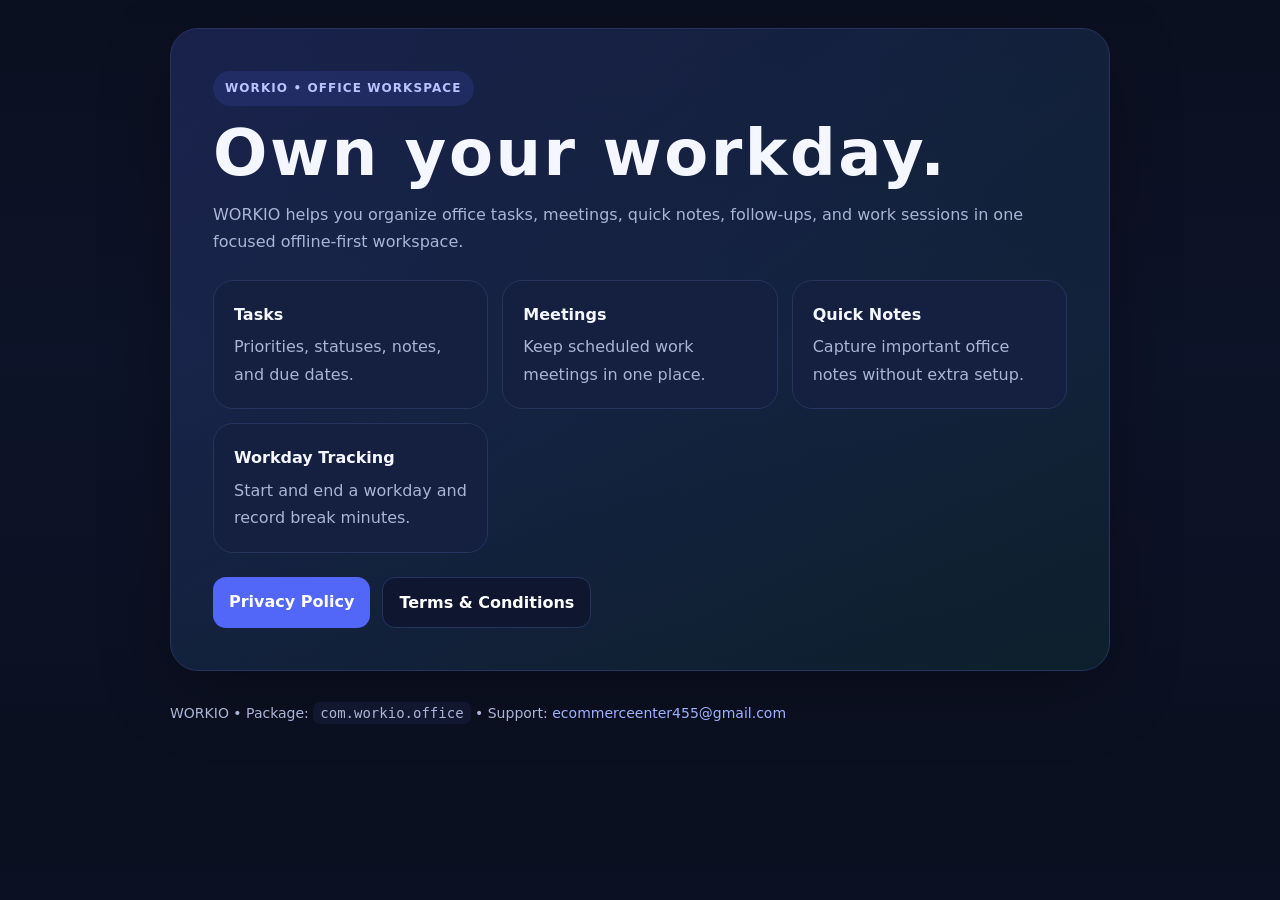
<file: docs/index.html>
<!doctype html>
<html lang="en">
<head>
<meta charset="utf-8"><meta name="viewport" content="width=device-width,initial-scale=1">
<title>WORKIO — Office Work Organizer</title>
<meta name="description" content="WORKIO is an offline-first office work organizer for tasks, meetings, notes, follow-ups, and workday tracking.">
<link rel="stylesheet" href="style.css">
</head>
<body><main class="wrap">
<section class="hero">
<span class="badge">WORKIO • OFFICE WORKSPACE</span>
<h1>Own your workday.</h1>
<p class="muted">WORKIO helps you organize office tasks, meetings, quick notes, follow-ups, and work sessions in one focused offline-first workspace.</p>
<div class="grid">
<div class="card"><strong>Tasks</strong><span class="muted">Priorities, statuses, notes, and due dates.</span></div>
<div class="card"><strong>Meetings</strong><span class="muted">Keep scheduled work meetings in one place.</span></div>
<div class="card"><strong>Quick Notes</strong><span class="muted">Capture important office notes without extra setup.</span></div>
<div class="card"><strong>Workday Tracking</strong><span class="muted">Start and end a workday and record break minutes.</span></div>
</div>
<div class="nav">
<a class="btn" href="privacy.html">Privacy Policy</a>
<a class="btn alt" href="terms.html">Terms &amp; Conditions</a>
</div>
</section>
<footer>WORKIO • Package: <code>com.workio.office</code> • Support: <a href="mailto:ecommerceenter455@gmail.com">ecommerceenter455@gmail.com</a></footer>
</main></body></html>
</file>
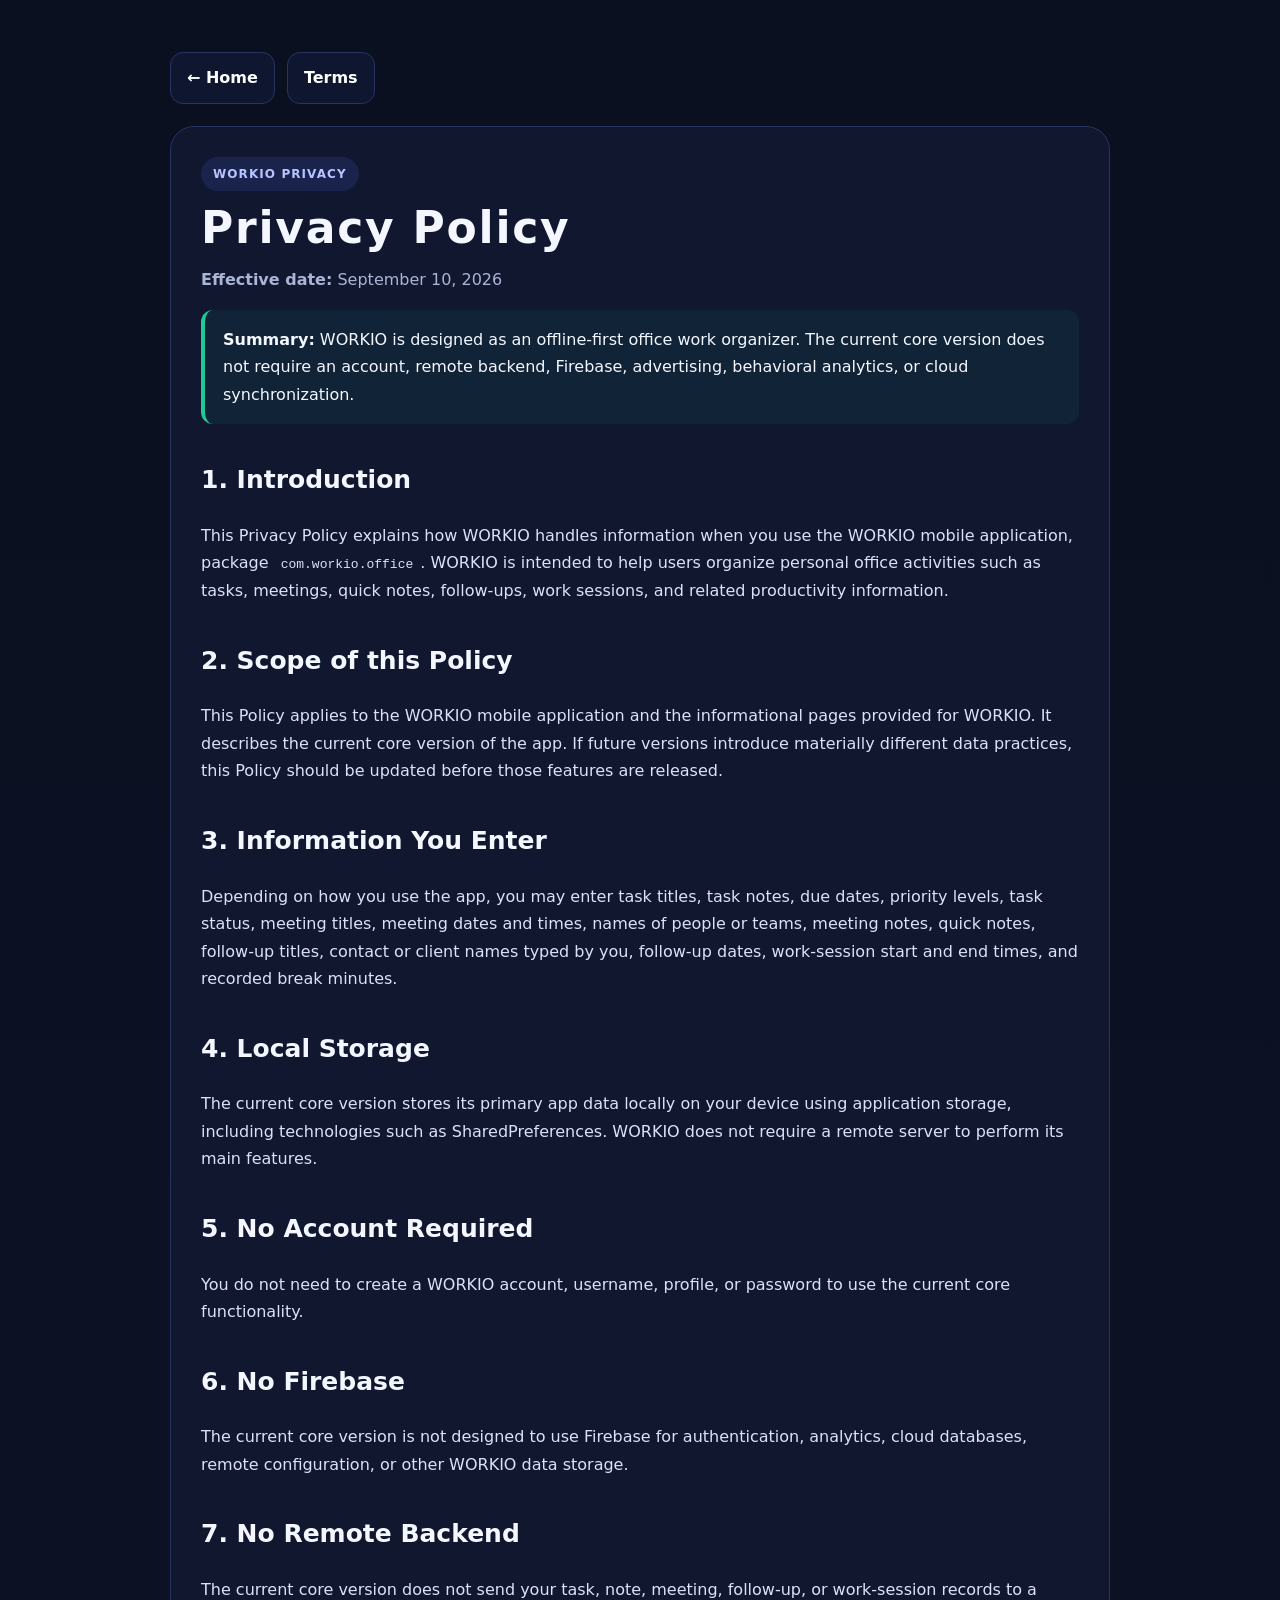
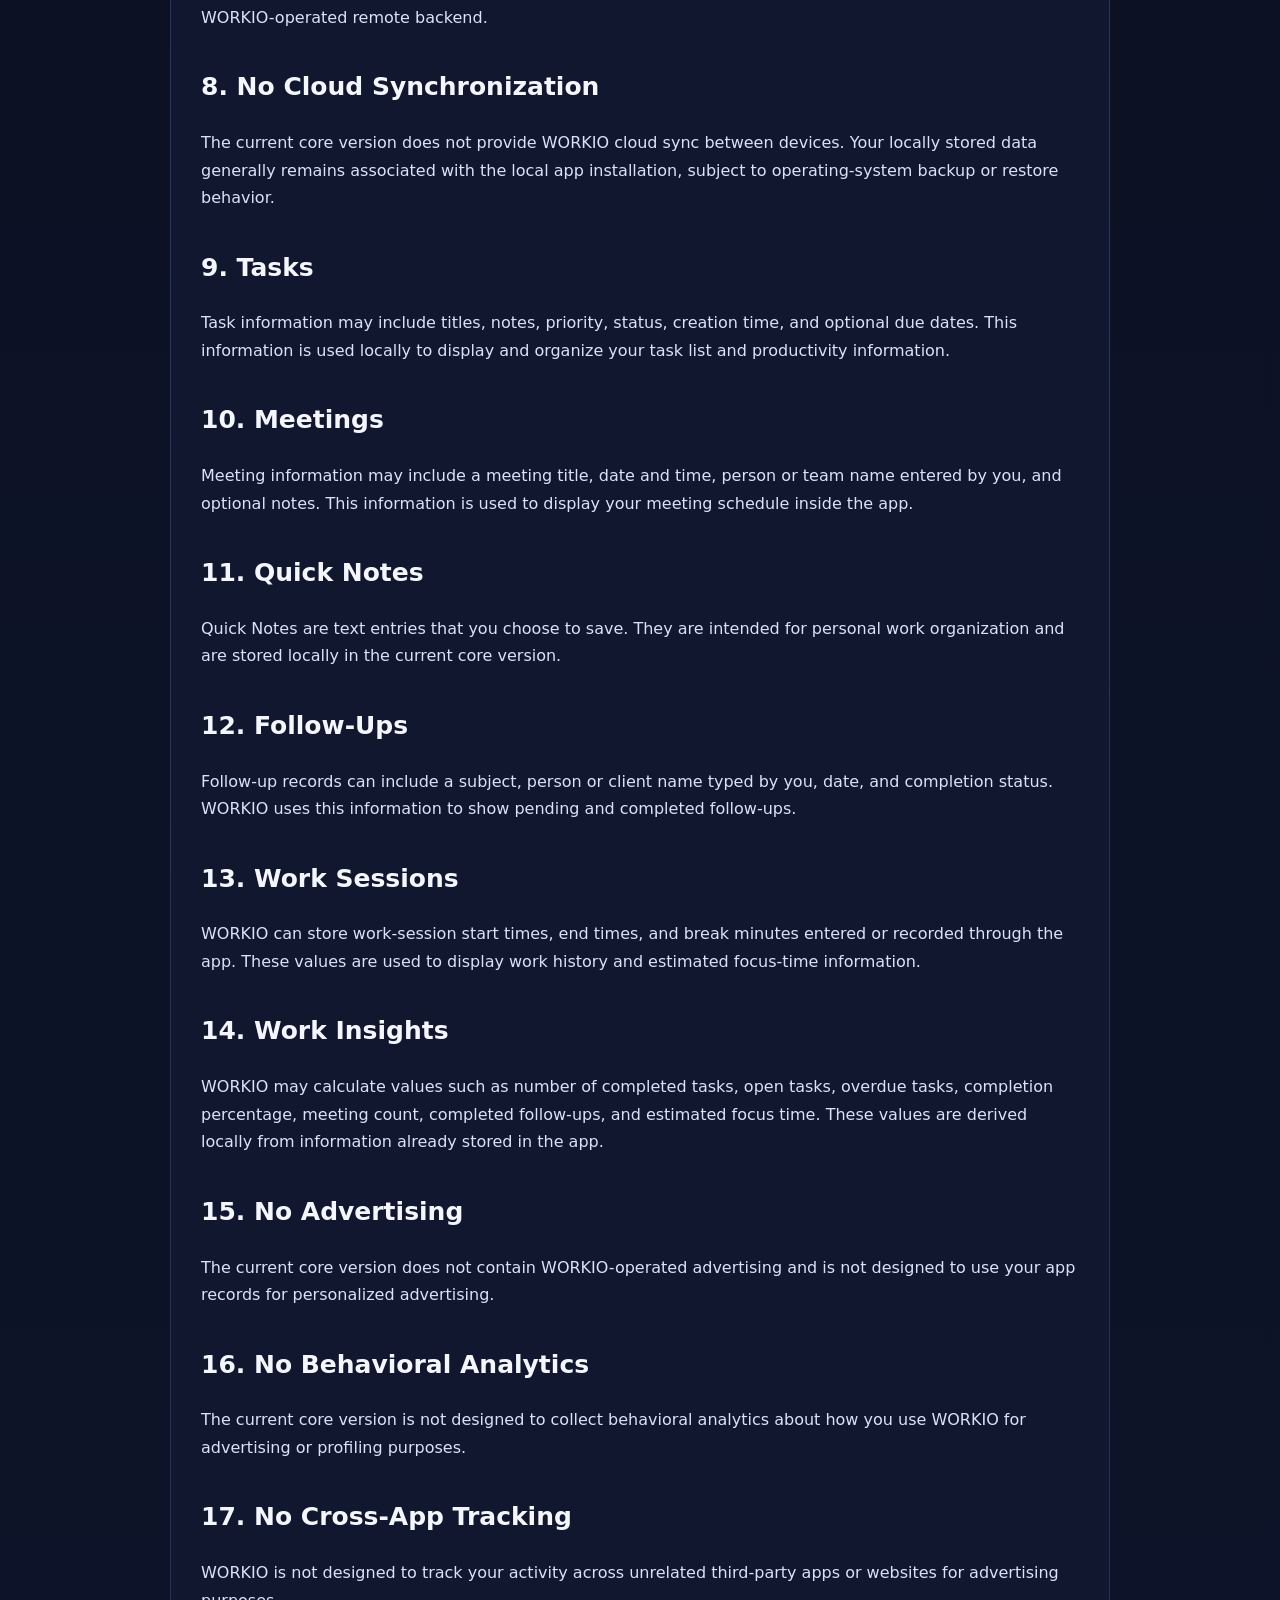
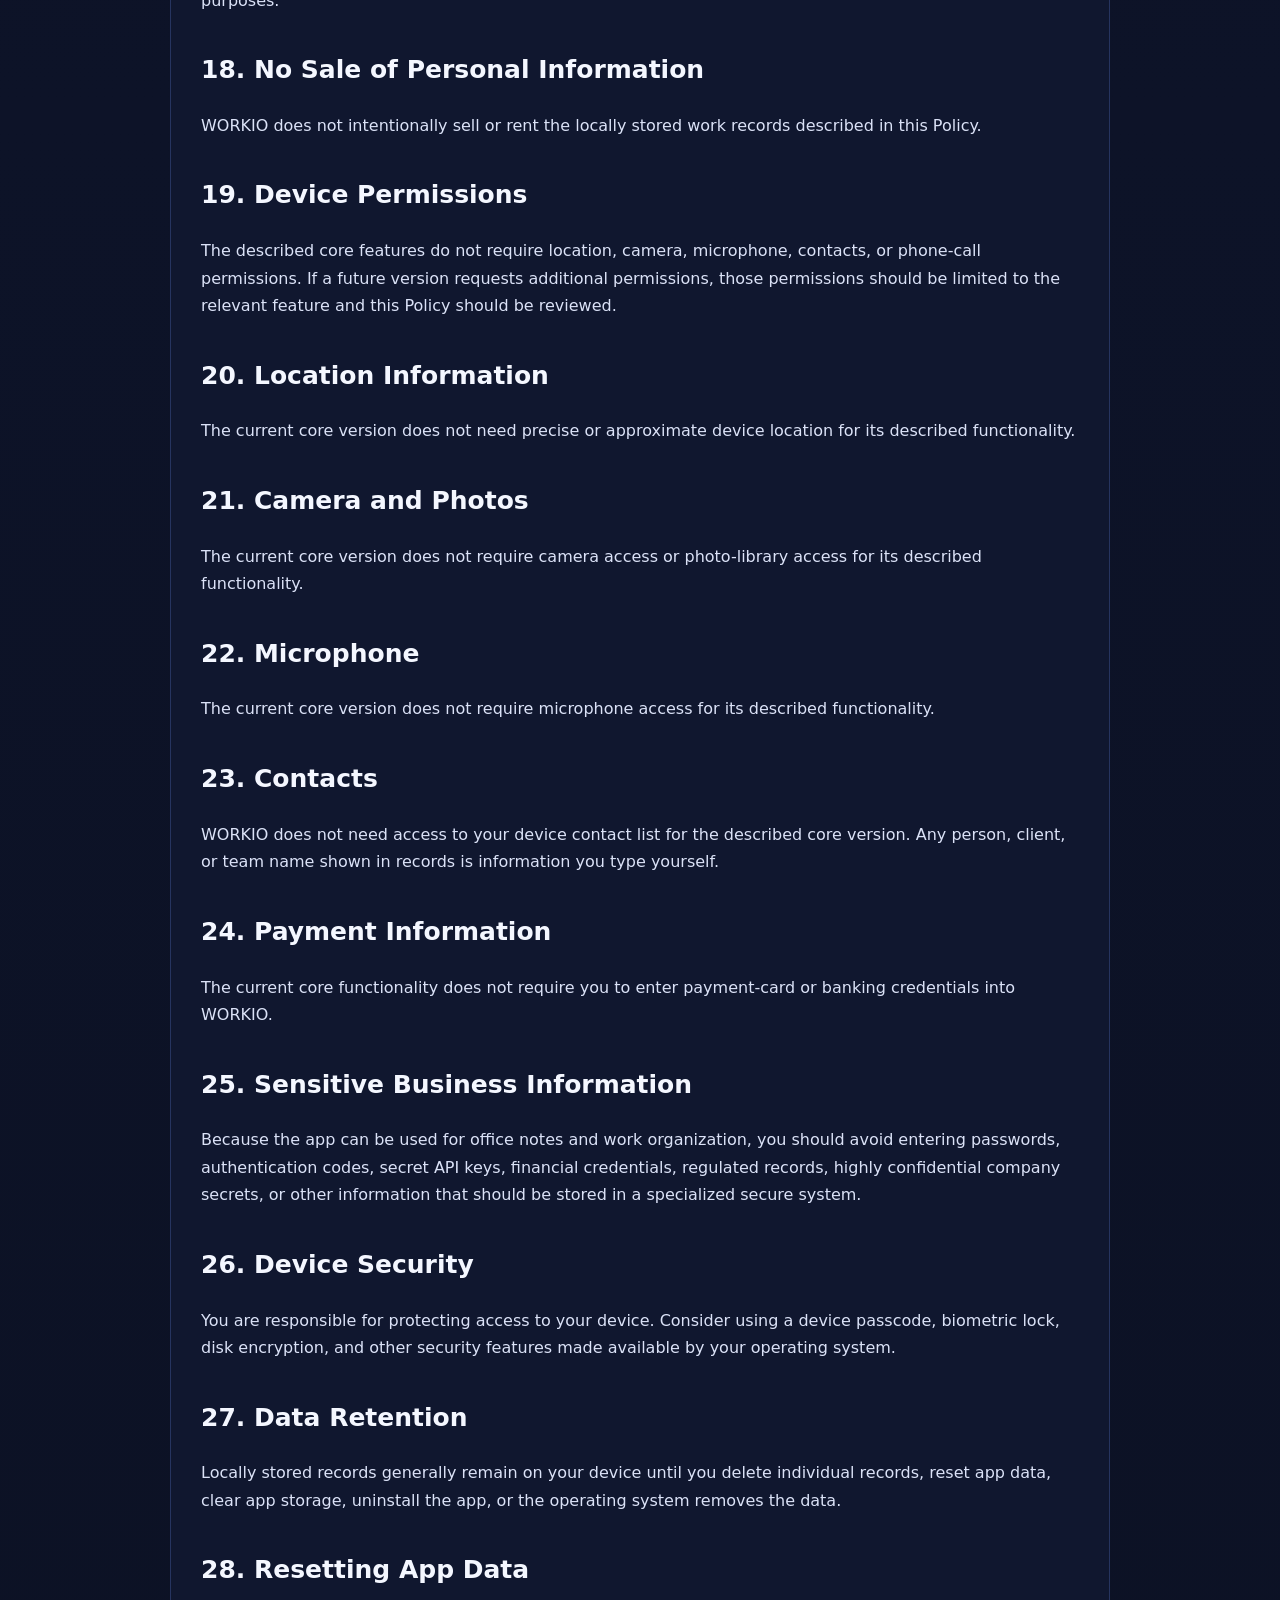
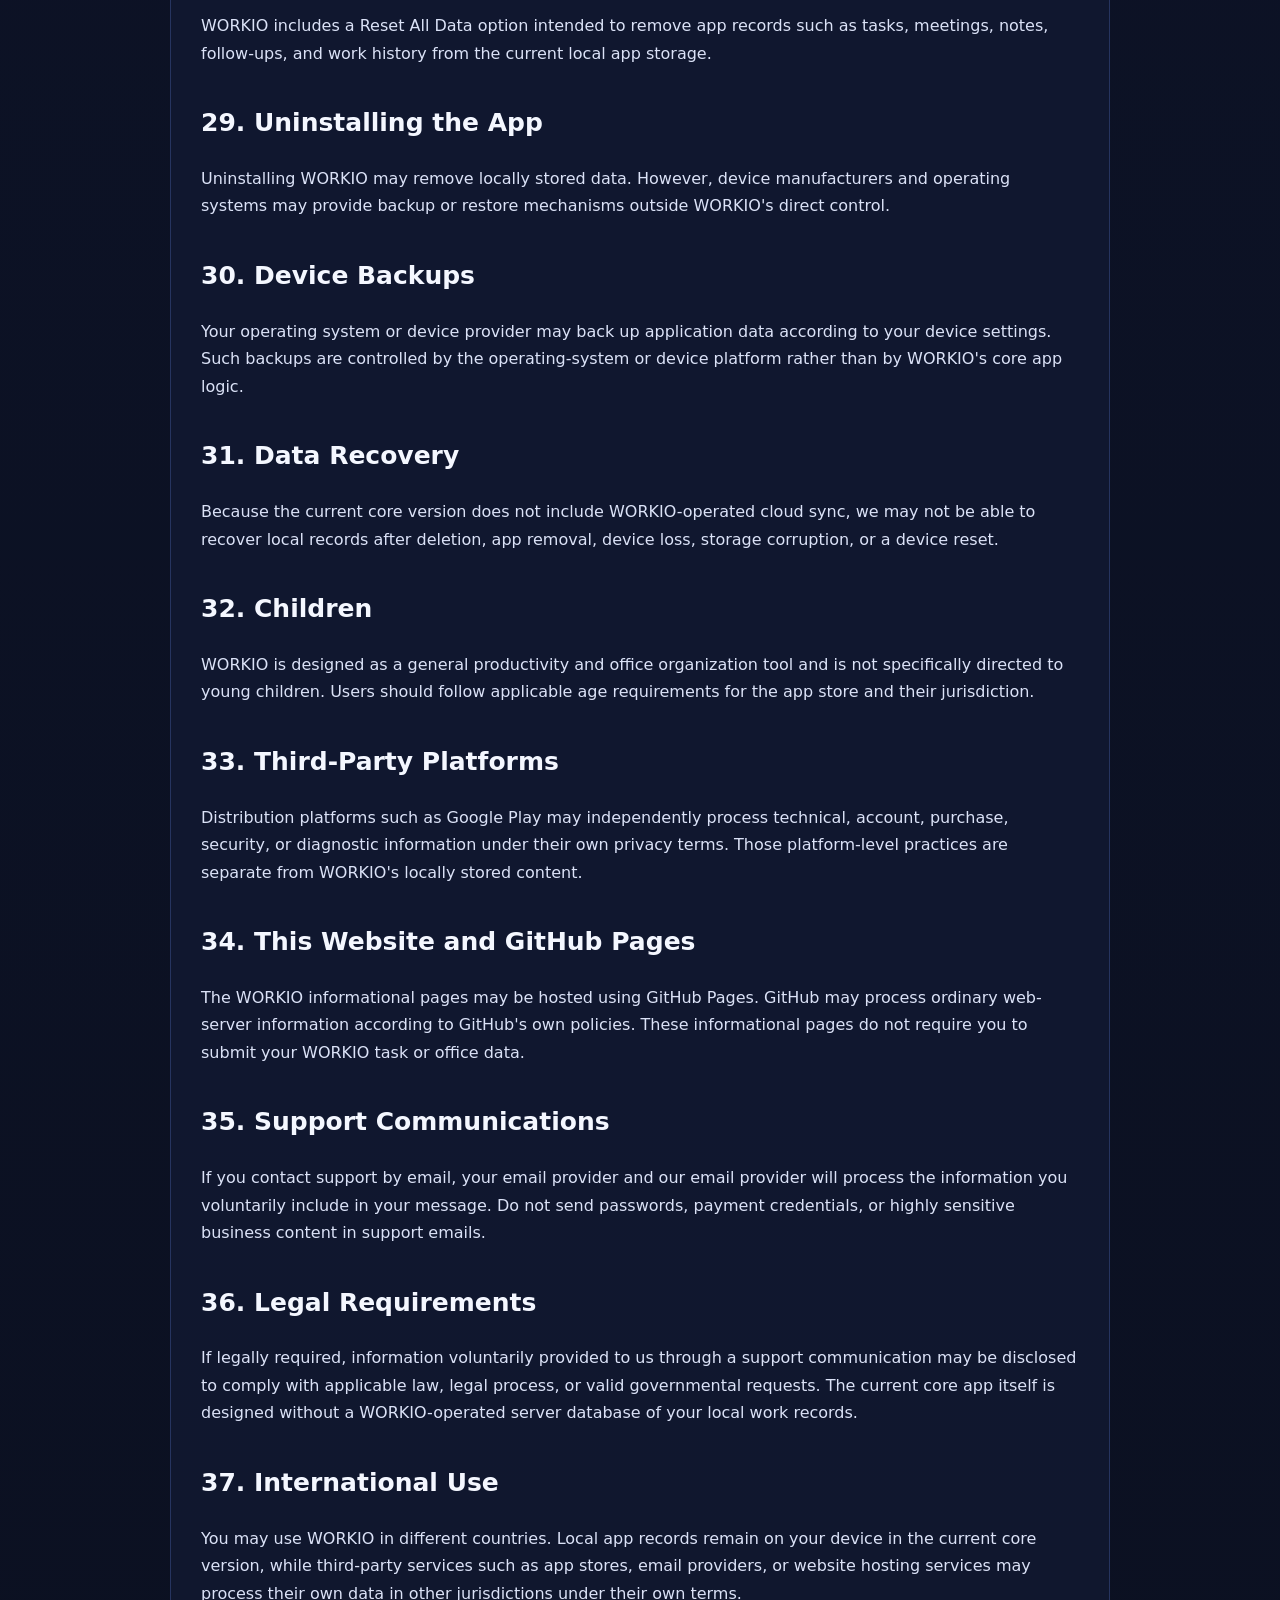
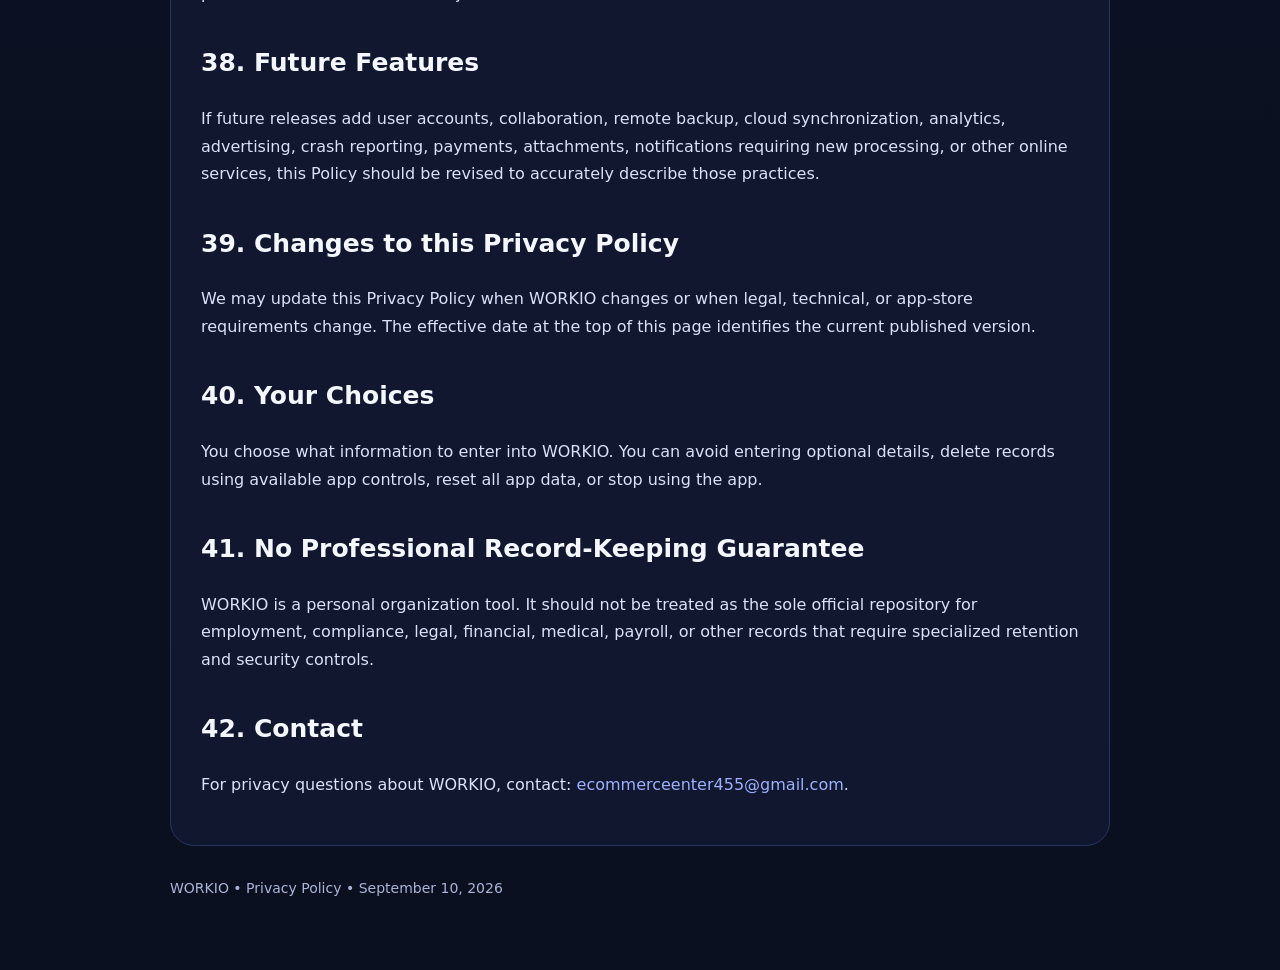
<file: docs/privacy.html>
<!doctype html>
<html lang="en"><head>
<meta charset="utf-8"><meta name="viewport" content="width=device-width,initial-scale=1">
<title>Privacy Policy — WORKIO</title><link rel="stylesheet" href="style.css"></head>
<body><main class="wrap">
<div class="nav"><a class="btn alt" href="index.html">← Home</a><a class="btn alt" href="terms.html">Terms</a></div>
<article class="article">
<span class="badge">WORKIO PRIVACY</span>
<h1 style="font-size:44px">Privacy Policy</h1>
<p class="muted"><strong>Effective date:</strong> September 10, 2026</p>

<div class="notice"><strong>Summary:</strong> WORKIO is designed as an offline-first office work organizer. The current core version does not require an account, remote backend, Firebase, advertising, behavioral analytics, or cloud synchronization.</div>

<h2>1. Introduction</h2>
<p>This Privacy Policy explains how WORKIO handles information when you use the WORKIO mobile application, package <code>com.workio.office</code>. WORKIO is intended to help users organize personal office activities such as tasks, meetings, quick notes, follow-ups, work sessions, and related productivity information.</p>

<h2>2. Scope of this Policy</h2>
<p>This Policy applies to the WORKIO mobile application and the informational pages provided for WORKIO. It describes the current core version of the app. If future versions introduce materially different data practices, this Policy should be updated before those features are released.</p>

<h2>3. Information You Enter</h2>
<p>Depending on how you use the app, you may enter task titles, task notes, due dates, priority levels, task status, meeting titles, meeting dates and times, names of people or teams, meeting notes, quick notes, follow-up titles, contact or client names typed by you, follow-up dates, work-session start and end times, and recorded break minutes.</p>

<h2>4. Local Storage</h2>
<p>The current core version stores its primary app data locally on your device using application storage, including technologies such as SharedPreferences. WORKIO does not require a remote server to perform its main features.</p>

<h2>5. No Account Required</h2>
<p>You do not need to create a WORKIO account, username, profile, or password to use the current core functionality.</p>

<h2>6. No Firebase</h2>
<p>The current core version is not designed to use Firebase for authentication, analytics, cloud databases, remote configuration, or other WORKIO data storage.</p>

<h2>7. No Remote Backend</h2>
<p>The current core version does not send your task, note, meeting, follow-up, or work-session records to a WORKIO-operated remote backend.</p>

<h2>8. No Cloud Synchronization</h2>
<p>The current core version does not provide WORKIO cloud sync between devices. Your locally stored data generally remains associated with the local app installation, subject to operating-system backup or restore behavior.</p>

<h2>9. Tasks</h2>
<p>Task information may include titles, notes, priority, status, creation time, and optional due dates. This information is used locally to display and organize your task list and productivity information.</p>

<h2>10. Meetings</h2>
<p>Meeting information may include a meeting title, date and time, person or team name entered by you, and optional notes. This information is used to display your meeting schedule inside the app.</p>

<h2>11. Quick Notes</h2>
<p>Quick Notes are text entries that you choose to save. They are intended for personal work organization and are stored locally in the current core version.</p>

<h2>12. Follow-Ups</h2>
<p>Follow-up records can include a subject, person or client name typed by you, date, and completion status. WORKIO uses this information to show pending and completed follow-ups.</p>

<h2>13. Work Sessions</h2>
<p>WORKIO can store work-session start times, end times, and break minutes entered or recorded through the app. These values are used to display work history and estimated focus-time information.</p>

<h2>14. Work Insights</h2>
<p>WORKIO may calculate values such as number of completed tasks, open tasks, overdue tasks, completion percentage, meeting count, completed follow-ups, and estimated focus time. These values are derived locally from information already stored in the app.</p>

<h2>15. No Advertising</h2>
<p>The current core version does not contain WORKIO-operated advertising and is not designed to use your app records for personalized advertising.</p>

<h2>16. No Behavioral Analytics</h2>
<p>The current core version is not designed to collect behavioral analytics about how you use WORKIO for advertising or profiling purposes.</p>

<h2>17. No Cross-App Tracking</h2>
<p>WORKIO is not designed to track your activity across unrelated third-party apps or websites for advertising purposes.</p>

<h2>18. No Sale of Personal Information</h2>
<p>WORKIO does not intentionally sell or rent the locally stored work records described in this Policy.</p>

<h2>19. Device Permissions</h2>
<p>The described core features do not require location, camera, microphone, contacts, or phone-call permissions. If a future version requests additional permissions, those permissions should be limited to the relevant feature and this Policy should be reviewed.</p>

<h2>20. Location Information</h2>
<p>The current core version does not need precise or approximate device location for its described functionality.</p>

<h2>21. Camera and Photos</h2>
<p>The current core version does not require camera access or photo-library access for its described functionality.</p>

<h2>22. Microphone</h2>
<p>The current core version does not require microphone access for its described functionality.</p>

<h2>23. Contacts</h2>
<p>WORKIO does not need access to your device contact list for the described core version. Any person, client, or team name shown in records is information you type yourself.</p>

<h2>24. Payment Information</h2>
<p>The current core functionality does not require you to enter payment-card or banking credentials into WORKIO.</p>

<h2>25. Sensitive Business Information</h2>
<p>Because the app can be used for office notes and work organization, you should avoid entering passwords, authentication codes, secret API keys, financial credentials, regulated records, highly confidential company secrets, or other information that should be stored in a specialized secure system.</p>

<h2>26. Device Security</h2>
<p>You are responsible for protecting access to your device. Consider using a device passcode, biometric lock, disk encryption, and other security features made available by your operating system.</p>

<h2>27. Data Retention</h2>
<p>Locally stored records generally remain on your device until you delete individual records, reset app data, clear app storage, uninstall the app, or the operating system removes the data.</p>

<h2>28. Resetting App Data</h2>
<p>WORKIO includes a Reset All Data option intended to remove app records such as tasks, meetings, notes, follow-ups, and work history from the current local app storage.</p>

<h2>29. Uninstalling the App</h2>
<p>Uninstalling WORKIO may remove locally stored data. However, device manufacturers and operating systems may provide backup or restore mechanisms outside WORKIO's direct control.</p>

<h2>30. Device Backups</h2>
<p>Your operating system or device provider may back up application data according to your device settings. Such backups are controlled by the operating-system or device platform rather than by WORKIO's core app logic.</p>

<h2>31. Data Recovery</h2>
<p>Because the current core version does not include WORKIO-operated cloud sync, we may not be able to recover local records after deletion, app removal, device loss, storage corruption, or a device reset.</p>

<h2>32. Children</h2>
<p>WORKIO is designed as a general productivity and office organization tool and is not specifically directed to young children. Users should follow applicable age requirements for the app store and their jurisdiction.</p>

<h2>33. Third-Party Platforms</h2>
<p>Distribution platforms such as Google Play may independently process technical, account, purchase, security, or diagnostic information under their own privacy terms. Those platform-level practices are separate from WORKIO's locally stored content.</p>

<h2>34. This Website and GitHub Pages</h2>
<p>The WORKIO informational pages may be hosted using GitHub Pages. GitHub may process ordinary web-server information according to GitHub's own policies. These informational pages do not require you to submit your WORKIO task or office data.</p>

<h2>35. Support Communications</h2>
<p>If you contact support by email, your email provider and our email provider will process the information you voluntarily include in your message. Do not send passwords, payment credentials, or highly sensitive business content in support emails.</p>

<h2>36. Legal Requirements</h2>
<p>If legally required, information voluntarily provided to us through a support communication may be disclosed to comply with applicable law, legal process, or valid governmental requests. The current core app itself is designed without a WORKIO-operated server database of your local work records.</p>

<h2>37. International Use</h2>
<p>You may use WORKIO in different countries. Local app records remain on your device in the current core version, while third-party services such as app stores, email providers, or website hosting services may process their own data in other jurisdictions under their own terms.</p>

<h2>38. Future Features</h2>
<p>If future releases add user accounts, collaboration, remote backup, cloud synchronization, analytics, advertising, crash reporting, payments, attachments, notifications requiring new processing, or other online services, this Policy should be revised to accurately describe those practices.</p>

<h2>39. Changes to this Privacy Policy</h2>
<p>We may update this Privacy Policy when WORKIO changes or when legal, technical, or app-store requirements change. The effective date at the top of this page identifies the current published version.</p>

<h2>40. Your Choices</h2>
<p>You choose what information to enter into WORKIO. You can avoid entering optional details, delete records using available app controls, reset all app data, or stop using the app.</p>

<h2>41. No Professional Record-Keeping Guarantee</h2>
<p>WORKIO is a personal organization tool. It should not be treated as the sole official repository for employment, compliance, legal, financial, medical, payroll, or other records that require specialized retention and security controls.</p>

<h2>42. Contact</h2>
<p>For privacy questions about WORKIO, contact: <a href="mailto:ecommerceenter455@gmail.com">ecommerceenter455@gmail.com</a>.</p>
</article>
<footer>WORKIO • Privacy Policy • September 10, 2026</footer>
</main></body></html>
</file>
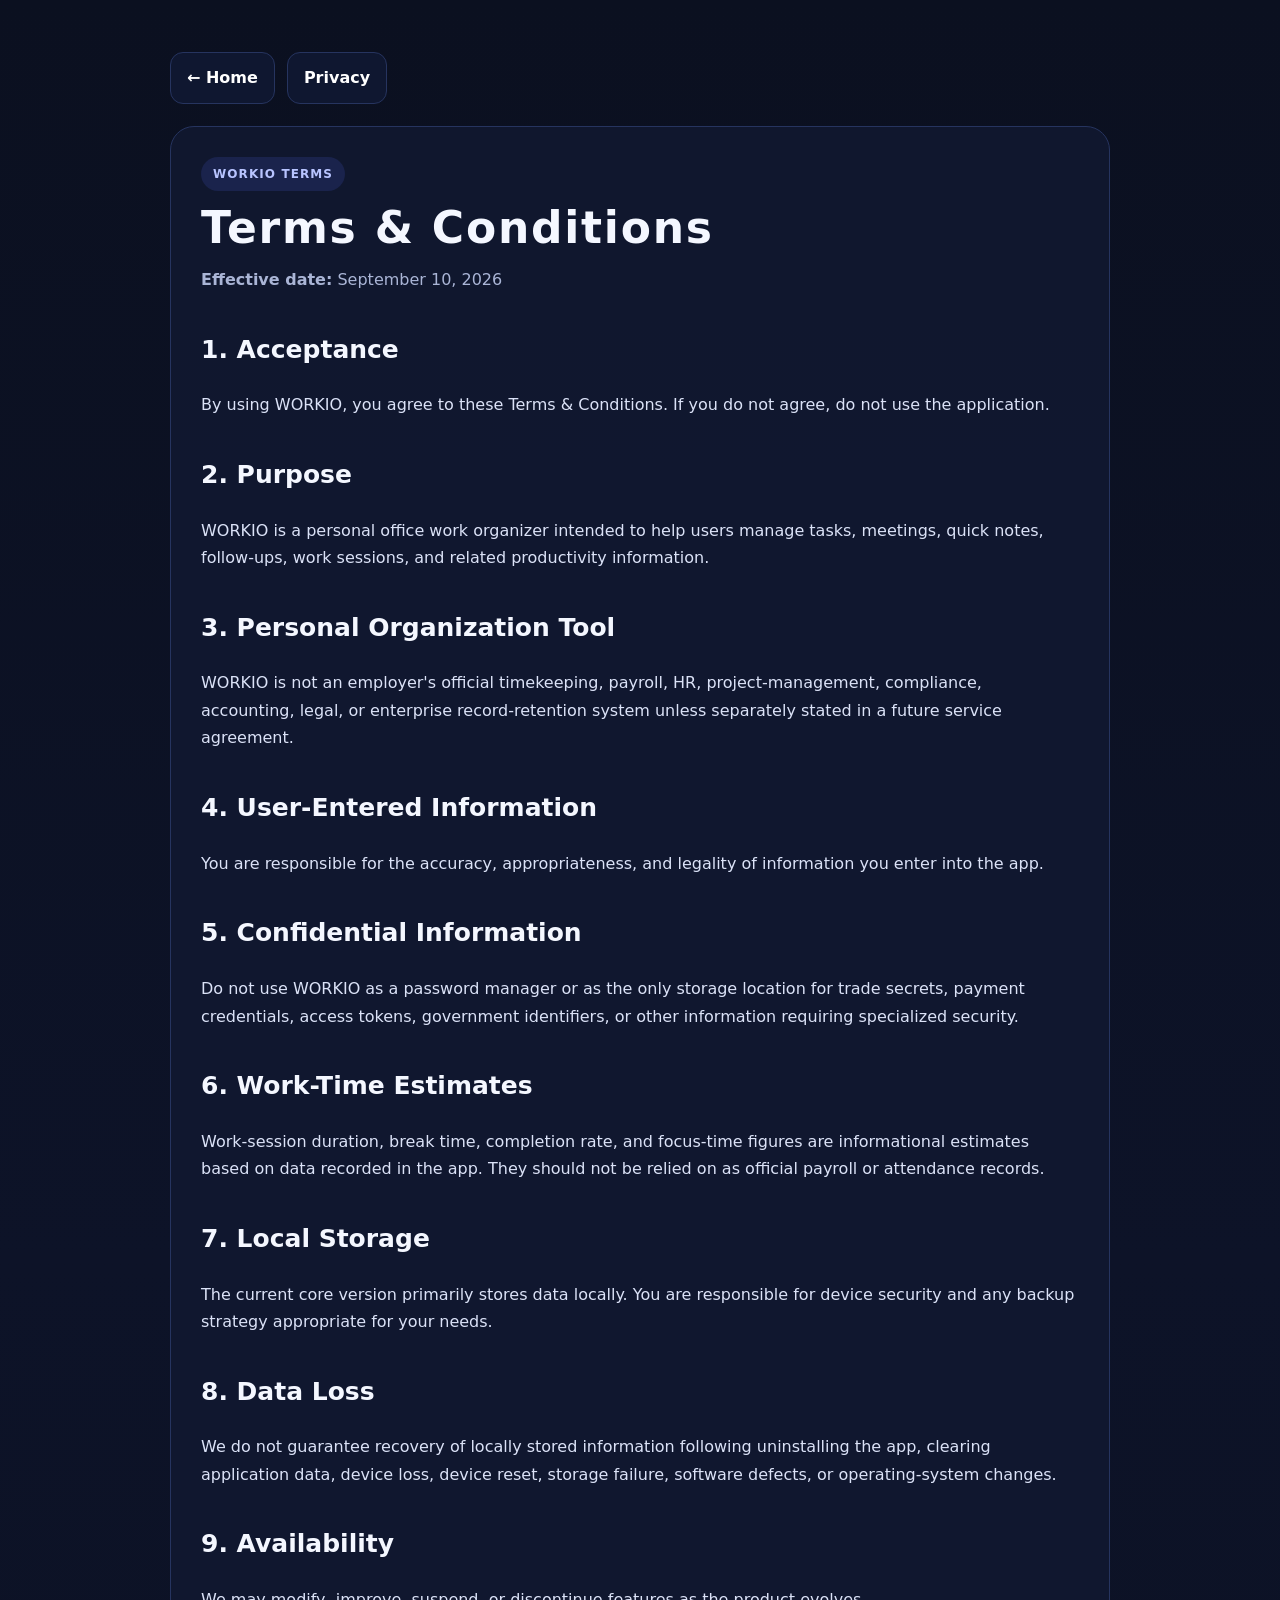
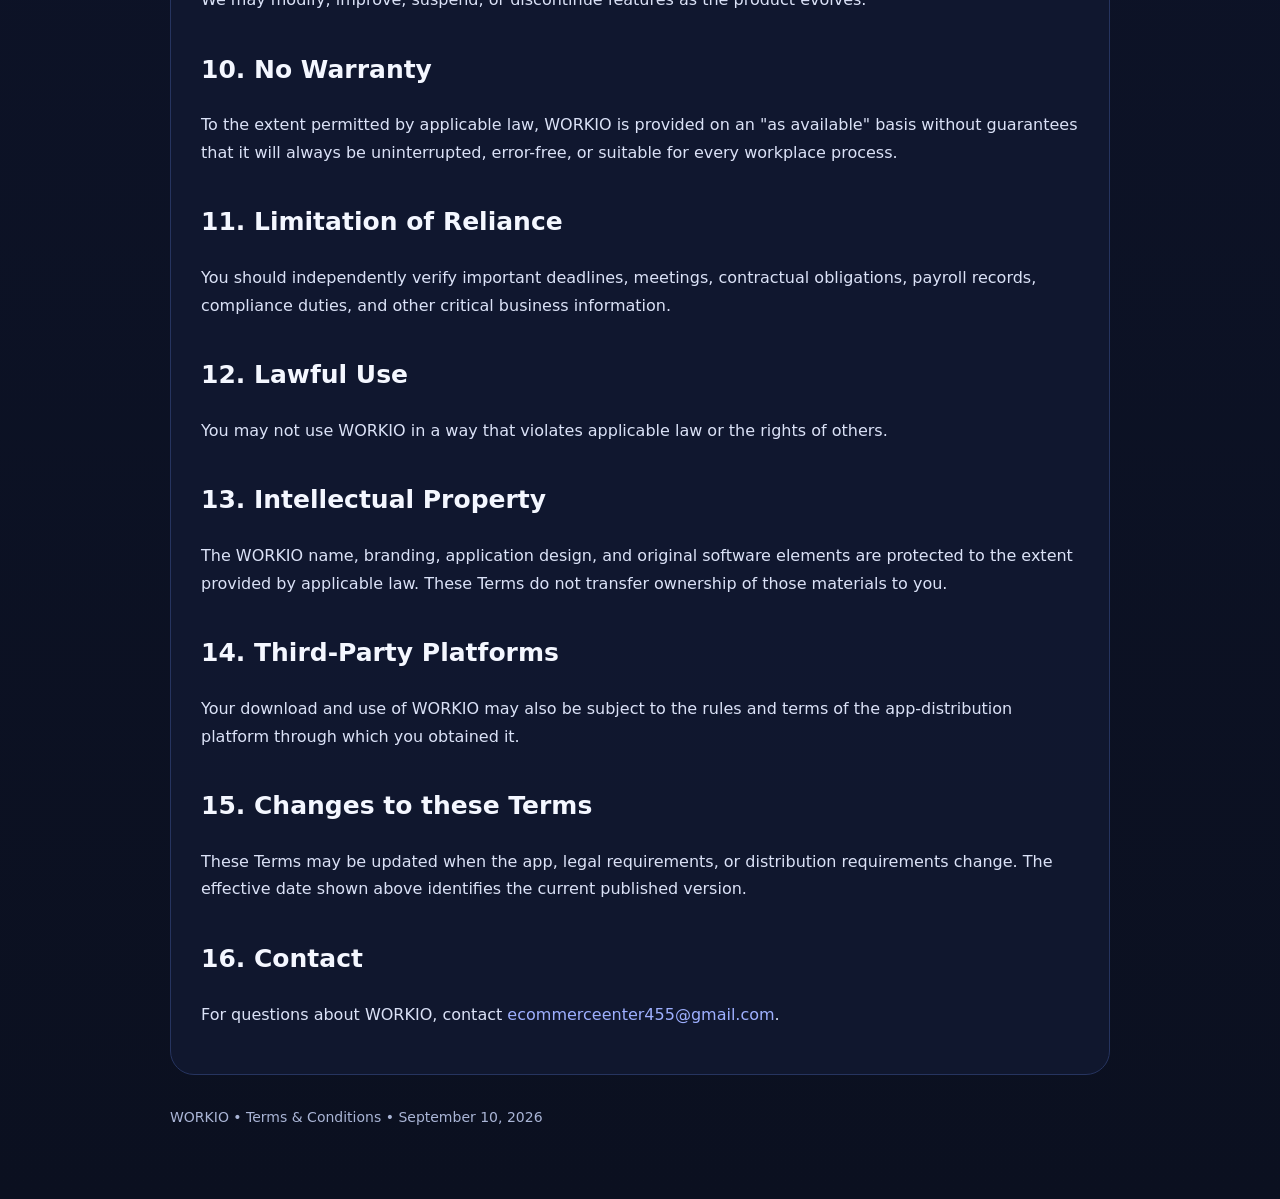
<file: docs/terms.html>
<!doctype html>
<html lang="en"><head>
<meta charset="utf-8"><meta name="viewport" content="width=device-width,initial-scale=1">
<title>Terms & Conditions — WORKIO</title><link rel="stylesheet" href="style.css"></head>
<body><main class="wrap">
<div class="nav"><a class="btn alt" href="index.html">← Home</a><a class="btn alt" href="privacy.html">Privacy</a></div>
<article class="article">
<span class="badge">WORKIO TERMS</span>
<h1 style="font-size:44px">Terms &amp; Conditions</h1>
<p class="muted"><strong>Effective date:</strong> September 10, 2026</p>

<h2>1. Acceptance</h2>
<p>By using WORKIO, you agree to these Terms &amp; Conditions. If you do not agree, do not use the application.</p>

<h2>2. Purpose</h2>
<p>WORKIO is a personal office work organizer intended to help users manage tasks, meetings, quick notes, follow-ups, work sessions, and related productivity information.</p>

<h2>3. Personal Organization Tool</h2>
<p>WORKIO is not an employer's official timekeeping, payroll, HR, project-management, compliance, accounting, legal, or enterprise record-retention system unless separately stated in a future service agreement.</p>

<h2>4. User-Entered Information</h2>
<p>You are responsible for the accuracy, appropriateness, and legality of information you enter into the app.</p>

<h2>5. Confidential Information</h2>
<p>Do not use WORKIO as a password manager or as the only storage location for trade secrets, payment credentials, access tokens, government identifiers, or other information requiring specialized security.</p>

<h2>6. Work-Time Estimates</h2>
<p>Work-session duration, break time, completion rate, and focus-time figures are informational estimates based on data recorded in the app. They should not be relied on as official payroll or attendance records.</p>

<h2>7. Local Storage</h2>
<p>The current core version primarily stores data locally. You are responsible for device security and any backup strategy appropriate for your needs.</p>

<h2>8. Data Loss</h2>
<p>We do not guarantee recovery of locally stored information following uninstalling the app, clearing application data, device loss, device reset, storage failure, software defects, or operating-system changes.</p>

<h2>9. Availability</h2>
<p>We may modify, improve, suspend, or discontinue features as the product evolves.</p>

<h2>10. No Warranty</h2>
<p>To the extent permitted by applicable law, WORKIO is provided on an "as available" basis without guarantees that it will always be uninterrupted, error-free, or suitable for every workplace process.</p>

<h2>11. Limitation of Reliance</h2>
<p>You should independently verify important deadlines, meetings, contractual obligations, payroll records, compliance duties, and other critical business information.</p>

<h2>12. Lawful Use</h2>
<p>You may not use WORKIO in a way that violates applicable law or the rights of others.</p>

<h2>13. Intellectual Property</h2>
<p>The WORKIO name, branding, application design, and original software elements are protected to the extent provided by applicable law. These Terms do not transfer ownership of those materials to you.</p>

<h2>14. Third-Party Platforms</h2>
<p>Your download and use of WORKIO may also be subject to the rules and terms of the app-distribution platform through which you obtained it.</p>

<h2>15. Changes to these Terms</h2>
<p>These Terms may be updated when the app, legal requirements, or distribution requirements change. The effective date shown above identifies the current published version.</p>

<h2>16. Contact</h2>
<p>For questions about WORKIO, contact <a href="mailto:ecommerceenter455@gmail.com">ecommerceenter455@gmail.com</a>.</p>
</article>
<footer>WORKIO • Terms &amp; Conditions • September 10, 2026</footer>
</main></body></html>
</file>
<file: docs/style.css>
:root{
  --bg:#0b1020;--panel:#111831;--card:#151f3f;--text:#f4f7ff;--muted:#aab5d6;
  --blue:#5267f7;--mint:#20c997;--line:#26345f;--soft:#0f1730;
}
*{box-sizing:border-box}
html{scroll-behavior:smooth}
body{
  margin:0;font-family:Inter,ui-sans-serif,system-ui,-apple-system,BlinkMacSystemFont,"Segoe UI",sans-serif;
  background:linear-gradient(180deg,#0b1020,#0d1328 45%,#0b1020);color:var(--text);line-height:1.72;
}
a{color:#9eb0ff;text-decoration:none}
a:hover{text-decoration:underline}
.wrap{max-width:980px;margin:auto;padding:28px 20px 70px}
.hero{
  padding:42px;border:1px solid var(--line);border-radius:28px;
  background:linear-gradient(145deg,rgba(82,103,247,.20),rgba(32,201,151,.08));
  box-shadow:0 20px 70px rgba(0,0,0,.28)
}
.badge{display:inline-block;padding:7px 12px;border-radius:999px;background:rgba(82,103,247,.15);
  color:#b8c4ff;font-weight:800;font-size:12px;letter-spacing:.09em}
h1{font-size:clamp(36px,7vw,64px);line-height:1;margin:15px 0 12px;letter-spacing:.04em}
h2{margin-top:34px;font-size:25px}
h3{margin-top:26px;font-size:18px}
p,li{color:#dbe2f7}
.muted{color:var(--muted)}
.grid{display:grid;grid-template-columns:repeat(auto-fit,minmax(220px,1fr));gap:14px;margin-top:24px}
.card{padding:20px;border-radius:20px;border:1px solid var(--line);background:var(--card)}
.card strong{display:block;margin-bottom:5px}
.nav{display:flex;gap:12px;flex-wrap:wrap;margin-top:24px}
.btn{padding:11px 16px;border-radius:13px;background:var(--blue);color:white;font-weight:800}
.btn.alt{background:var(--soft);border:1px solid var(--line)}
.article{margin-top:22px;padding:30px;border:1px solid var(--line);border-radius:24px;background:rgba(17,24,49,.84)}
.notice{padding:16px 18px;border-left:4px solid var(--mint);background:rgba(32,201,151,.07);border-radius:12px}
footer{margin-top:30px;color:var(--muted);font-size:14px}
code{background:#10172e;padding:3px 7px;border-radius:7px}
@media(max-width:600px){.hero,.article{padding:22px}.wrap{padding:18px 14px 50px}}
</file>
